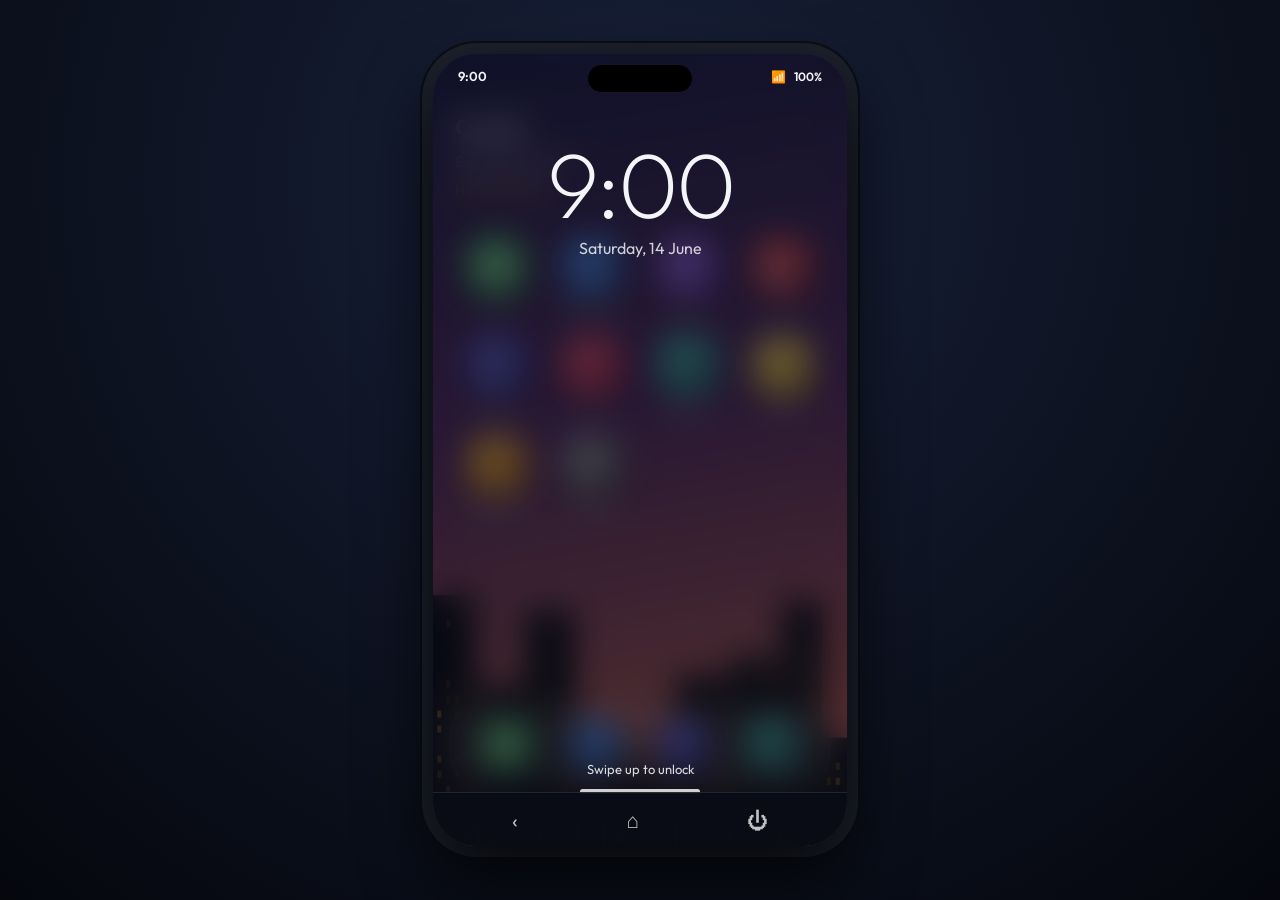
<file: index.html>
<!DOCTYPE html>
<html lang="en">
<head>
<meta charset="UTF-8">
<meta name="viewport" content="width=device-width,initial-scale=1,maximum-scale=1,user-scalable=no,viewport-fit=cover">
<meta name="theme-color" content="#0a0d16">
<title>LENA Mobile OS</title>
<style>
@import url('https://fonts.googleapis.com/css2?family=Outfit:wght@300;400;500;600;700&display=swap');
*{box-sizing:border-box;-webkit-tap-highlight-color:transparent}
:root{--accent:#ffb020;--ink:#0a0d16;--panel:#141a29;--panel2:#1b2336;--line:#ffffff1a;--text:#f4f5f8;--muted:#8d95aa;--r:44px}
html,body{margin:0;width:100%;height:100%;overflow:hidden;background:#05070d;color:var(--text);font-family:Outfit,-apple-system,BlinkMacSystemFont,'Segoe UI',sans-serif;user-select:none;-webkit-user-select:none}
button,input,textarea{font:inherit;color:inherit}
button{cursor:pointer;border:0;background:none}
.device{width:100%;height:100%;display:flex;align-items:center;justify-content:center;background:radial-gradient(circle at 50% 20%,#18213a,#05070d)}
#mobile{width:100%;height:100%;max-width:414px;max-height:896px;position:relative;overflow:hidden;background:#000;container-type:inline-size;--ico:min(58px,15cqw);--pad:min(18px,4.5cqw)}
@media(min-width:450px){#mobile{border-radius:var(--r);height:88vh;box-shadow:0 30px 70px #000c,0 0 0 11px #1c212d,0 0 0 13px #0b0e15}}
/* status bar */
.status{position:absolute;top:0;left:0;right:0;height:44px;display:flex;justify-content:space-between;align-items:center;padding:0 min(26px,6cqw);font-size:13px;font-weight:600;z-index:100;pointer-events:none}
.island{position:absolute;top:11px;left:50%;transform:translateX(-50%);width:min(104px,30cqw);height:27px;background:#000;border-radius:20px}
.status .r{display:flex;gap:8px;font-size:12px}
/* wallpaper */
#screen{position:absolute;inset:0;overflow:hidden;background:var(--ink)}
#wall{position:absolute;inset:0;background:var(--wall);transition:background .4s}
#sky{position:absolute;left:0;right:0;bottom:0;height:38%;pointer-events:none}
#sky svg{width:100%;height:100%;display:block}
#dim{position:absolute;inset:0;background:#000;opacity:0;pointer-events:none;z-index:120}
/* lock */
#lock{position:absolute;inset:0;z-index:50;display:flex;flex-direction:column;align-items:center;justify-content:space-between;padding:84px 24px 40px;background:rgba(6,8,20,.55);backdrop-filter:blur(16px) saturate(.8);-webkit-backdrop-filter:blur(16px) saturate(.8);transition:transform .45s cubic-bezier(.7,0,.3,1),opacity .3s}
#lock.gone{transform:translateY(-100%);opacity:0;pointer-events:none}
.lt{font-size:min(92px,24cqw);font-weight:200;letter-spacing:-3px;line-height:1}
.ld{font-size:16px;color:#ffffffcc;margin-top:8px;text-align:center}
#pinBox{display:none;width:100%;max-width:290px;background:#0b0f1bee;padding:22px;border-radius:24px;border:1px solid var(--line)}
#swipe{display:flex;flex-direction:column;align-items:center;gap:12px;font-size:13px;color:#ffffffd9;cursor:pointer;padding:12px;width:100%;touch-action:none}
.bar{width:120px;height:5px;border-radius:5px;background:#fffc}
/* pages */
.page{position:absolute;inset:0;display:none;overflow-y:auto;padding:54px var(--pad) 120px;background:#0a0d16f2;z-index:5;scrollbar-width:none}
.page::-webkit-scrollbar{display:none}
.page.active{display:block}
#home{background:transparent;z-index:4}
.top{display:flex;align-items:center;gap:12px;margin-bottom:18px}
.top h2{margin:0;font-size:24px;font-weight:600;flex:1}
.back{width:38px;height:38px;border-radius:12px;background:#ffffff14;font-size:24px;display:grid;place-items:center}
.sub{font-size:12px;color:var(--muted);margin-bottom:6px}
.small{font-size:13px;color:var(--muted);line-height:1.5;margin:4px 0}
input[type=text],input[type=password],input[type=search],textarea{width:100%;padding:13px 15px;border-radius:14px;border:1px solid var(--line);background:#ffffff0d;outline:none;font-size:15px;margin:6px 0;user-select:text;-webkit-user-select:text}
input:focus,textarea:focus{border-color:var(--accent)}
.btn{background:var(--accent);color:#14100a;padding:13px 18px;border-radius:14px;font-weight:600;font-size:15px}
.btn.alt{background:#ffffff14;color:var(--text)}
.btn.full{width:100%;margin-top:8px}
.btn:active{transform:scale(.97)}
.card{background:var(--panel);border:1px solid var(--line);border-radius:18px;padding:16px;margin:12px 0}
.card h3{margin:0 0 4px;font-size:16px;font-weight:600}
/* home */
.widget{margin:4px 0 4vh;padding:2px 4px}
.widget .big{font-size:min(34px,9cqw);font-weight:300;letter-spacing:-.5px;line-height:1}
.widget .day{font-size:15px;color:#ffffffcc;margin-top:4px}
.widget .hi{font-size:min(14px,4cqw);color:var(--accent);margin-top:10px;font-weight:500}
.grid{display:grid;grid-template-columns:repeat(4,minmax(0,1fr));gap:min(20px,3.5cqh) 1cqw}
.app{display:flex;flex-direction:column;align-items:center;gap:5px;min-width:0;max-width:100%;font-size:clamp(9px,2.7cqw,11px);font-weight:500;white-space:nowrap;overflow:hidden;text-overflow:ellipsis;text-shadow:0 1px 4px #0008}
.app:active{transform:scale(.93)}
.ico{width:var(--ico);height:var(--ico);border-radius:calc(var(--ico)*.29);display:grid;place-items:center;font-size:calc(var(--ico)*.46);flex-shrink:0;border:1px solid #ffffff2a;box-shadow:0 8px 18px #0006,inset 0 1px 0 #ffffff40}
.c1{background:linear-gradient(145deg,#34c759,#1f8a3a)}.c2{background:linear-gradient(145deg,#3b8cff,#1b4fb0)}.c3{background:linear-gradient(145deg,#a05cf0,#5c2cb8)}.c4{background:linear-gradient(145deg,#ff4545,#a5192a)}.c5{background:linear-gradient(145deg,#5e5ce6,#2f2c9c)}.c6{background:linear-gradient(145deg,#ff4d6d,#b5173b)}.c7{background:linear-gradient(145deg,#ffb020,#c26a00)}.c8{background:linear-gradient(145deg,#22d3b6,#0b6e74)}.c9{background:linear-gradient(145deg,#8e8e93,#48484c)}.c10{background:linear-gradient(145deg,#f7d046,#b88a00)}
.dock{position:absolute;bottom:64px;left:min(16px,4cqw);right:min(16px,4cqw);background:#ffffff1c;backdrop-filter:blur(22px);-webkit-backdrop-filter:blur(22px);border:1px solid #ffffff26;border-radius:28px;padding:min(11px,2.5cqw) min(14px,3cqw);display:flex;justify-content:space-around;z-index:6}
.dock .ico{width:calc(var(--ico)*.86);height:calc(var(--ico)*.86);font-size:calc(var(--ico)*.4);border-radius:calc(var(--ico)*.25)}
/* web app view */
#appView{position:absolute;inset:0;z-index:30;background:#0a0d16;display:none;flex-direction:column;padding:44px 0 54px}
#appView.active{display:flex}
.ah{height:50px;min-height:50px;display:flex;align-items:center;gap:10px;padding:0 14px;background:var(--panel);border-bottom:1px solid var(--line)}
.ah h3{margin:0;font-size:16px;font-weight:600;flex:1}
.ah button.i{width:34px;height:34px;border-radius:10px;background:#ffffff12;font-size:17px}
.fw{position:relative;flex:1;min-height:0}
.fw iframe{width:100%;height:100%;border:0;background:#fff}
.load{position:absolute;inset:0;display:grid;place-items:center;background:#0a0d16;color:var(--muted);font-size:14px;transition:opacity .3s}
.load.off{opacity:0;pointer-events:none}
/* nav */
#nav{position:absolute;bottom:0;left:0;right:0;height:54px;display:flex;justify-content:space-evenly;align-items:center;background:#0a0d16f5;border-top:1px solid var(--line);z-index:60}
#nav button{font-size:21px;padding:10px 30px;color:#ffffffc0}
#toast{position:absolute;z-index:110;bottom:74px;left:50%;transform:translateX(-50%);background:#232a3d;border:1px solid var(--line);padding:11px 18px;border-radius:16px;font-size:14px;max-width:88%;text-align:center;display:none;box-shadow:0 10px 30px #0009}
/* etube */
.yt-head{display:flex;align-items:center;gap:10px;margin-bottom:12px}
.yt-logo{display:flex;align-items:center;gap:6px;font-weight:700;font-size:21px;letter-spacing:-.5px;flex:1}
.yt-logo i{width:30px;height:21px;border-radius:6px;background:#ff0033;display:grid;place-items:center;font-style:normal;font-size:10px;color:#fff}
.vcard{margin:0 calc(var(--pad)*-1) 22px;cursor:pointer}
.vthumb{position:relative;aspect-ratio:16/9;background:linear-gradient(135deg,#2a3350,#141a29);overflow:hidden}
.vthumb img{width:100%;height:100%;object-fit:cover;display:block}
.vthumb .pl{position:absolute;right:10px;bottom:10px;background:#000b;border-radius:8px;padding:3px 9px;font-size:11px}
.vmeta{display:flex;gap:12px;padding:12px var(--pad) 0}
.av{width:38px;height:38px;border-radius:50%;background:var(--accent);color:#14100a;display:grid;place-items:center;font-weight:700;flex-shrink:0}
.vmeta b{display:block;font-size:15px;font-weight:500;line-height:1.3}
.vmeta span{font-size:12.5px;color:var(--muted);line-height:1.4;display:block;margin-top:3px}
#watch{display:none}
.player{margin:0 calc(var(--pad)*-1);aspect-ratio:16/9;background:#000}
.player iframe{width:100%;height:100%;border:0}
.wtitle{font-size:19px;font-weight:600;line-height:1.3;margin:14px 0 4px}
.wcap{font-size:14px;color:#cfd4e2;line-height:1.55;background:var(--panel);border-radius:14px;padding:12px 14px;margin:12px 0 20px}
.chan{display:flex;align-items:center;gap:10px;font-size:14px;font-weight:500}
/* music */
.track{display:flex;align-items:center;gap:12px;padding:12px;background:var(--panel);border:1px solid var(--line);border-radius:16px;margin:8px 0;cursor:pointer}
.track.on{border-color:var(--accent)}
.track .ico{width:44px;height:44px;font-size:19px;border-radius:13px;flex-shrink:0}
.track div.t{flex:1;min-width:0}.track b{display:block;font-weight:500;font-size:15px;white-space:nowrap;overflow:hidden;text-overflow:ellipsis}
.np{background:linear-gradient(140deg,#2a1f3d,#141a29);border:1px solid var(--line);border-radius:22px;padding:18px;margin-bottom:14px;text-align:center}
.disc{width:92px;height:92px;border-radius:50%;margin:0 auto 12px;background:conic-gradient(from 0deg,#222,#555,#222,#555,#222);display:grid;place-items:center;border:3px solid #0006}
.disc:after{content:'';width:26px;height:26px;border-radius:50%;background:var(--accent)}
.disc.spin{animation:spin 4s linear infinite}
@keyframes spin{to{transform:rotate(360deg)}}
input[type=range]{width:100%;accent-color:var(--accent);margin:8px 0}
.ctl{display:flex;justify-content:center;align-items:center;gap:22px}
.ctl button{font-size:24px;width:46px;height:46px;border-radius:50%;background:#ffffff14}
.ctl button.pp{width:58px;height:58px;background:var(--accent);color:#14100a;font-size:24px}
.times{display:flex;justify-content:space-between;font-size:12px;color:var(--muted)}
/* settings */
.row{display:flex;align-items:center;justify-content:space-between;gap:12px;padding:12px 0;border-bottom:1px solid var(--line)}
.row:last-child{border-bottom:0}
.row p{margin:2px 0 0;font-size:12px;color:var(--muted)}
.sw{appearance:none;-webkit-appearance:none;width:50px;height:30px;border-radius:30px;background:#ffffff2a;position:relative;transition:.2s;flex-shrink:0;cursor:pointer}
.sw:after{content:'';position:absolute;top:3px;left:3px;width:24px;height:24px;border-radius:50%;background:#fff;transition:.2s}
.sw:checked{background:var(--accent)}.sw:checked:after{left:23px}
.swatches{display:flex;gap:12px;margin-top:10px;flex-wrap:wrap}
.swatch{width:38px;height:38px;border-radius:50%;border:3px solid transparent;outline:1px solid var(--line)}
.swatch.on{border-color:#fff}
.walls{display:grid;grid-template-columns:repeat(4,1fr);gap:10px;margin-top:10px}
.wp{aspect-ratio:9/14;border-radius:12px;border:3px solid transparent;outline:1px solid var(--line)}
.wp.on{border-color:#fff}
/* calc */
.cd{width:100%;height:80px;text-align:right;font-size:34px;padding:16px;border-radius:18px;background:#0007;border:1px solid var(--line);margin:0}
.cg{display:grid;grid-template-columns:repeat(4,1fr);gap:9px;margin-top:12px}
.cg button{height:60px;border-radius:18px;background:#ffffff14;font-size:21px;font-weight:500}
.cg .op{background:#ffffff26}.cg .eq{background:var(--accent);color:#14100a}
textarea{min-height:300px;resize:none;line-height:1.6}
</style>
</head>
<body>
<div class="device"><div id="mobile">
  <div class="status"><span id="stTime">9:00</span><div class="island"></div><div class="r"><span id="stNet">5G</span><span>100%</span></div></div>

  <div id="screen">
    <div id="wall"></div>
    <div id="sky"></div>

    <section id="lock">
      <div style="text-align:center"><div class="lt" id="lockTime">9:00</div><div class="ld" id="lockDate"></div></div>
      <div id="pinBox">
        <div style="text-align:center;margin-bottom:8px;font-weight:600">Enter PIN</div>
        <input id="pinIn" type="password" inputmode="numeric" maxlength="12" placeholder="PIN">
        <button class="btn full" onclick="tryPin()">Unlock</button>
      </div>
      <div id="swipe" onclick="swipeUp()"><span id="swipeTxt">Swipe up to unlock</span><div class="bar"></div></div>
    </section>

    <section class="page active" id="home">
      <div class="widget"><div class="big" id="hTime">9:00</div><div class="day" id="hDate"></div><div class="hi" id="hHi"></div></div>
      <div class="grid" id="appGrid"></div>
      <div class="dock" id="dock"></div>
    </section>

    <section class="page" id="etube">
      <div id="listView">
        <div class="yt-head"><div class="yt-logo"><i>▶</i>eTube</div></div>
        <input type="search" id="vSearch" placeholder="Search videos" oninput="renderVideos()">
        <div id="videoList"></div>
      </div>
      <div id="watch">
        <div class="player" id="playerBox"></div>
        <div class="wtitle" id="wTitle"></div>
        <div class="chan"><div class="av" id="wAv"></div><span id="wChan"></span></div>
        <div class="wcap" id="wCap"></div>
        <div class="sub">Up next</div>
        <div id="upNext"></div>
      </div>
    </section>

    <section class="page" id="music">
      <div class="top"><button class="back" onclick="goBack()">‹</button><h2>Music</h2></div>
      <div class="np">
        <div class="disc" id="disc"></div>
        <b id="npTitle" style="font-size:17px;font-weight:600">Nothing playing</b>
        <div class="small" id="npArtist">Pick a song below</div>
        <input type="range" id="seek" min="0" max="100" value="0" step="0.1">
        <div class="times"><span id="tNow">0:00</span><span id="tAll">0:00</span></div>
        <div class="ctl"><button onclick="prevTrack()">⏮</button><button class="pp" id="ppBtn" onclick="togglePlay()">▶</button><button onclick="nextTrack()">⏭</button></div>
      </div>
      <input type="search" id="mSearch" placeholder="Search songs" oninput="renderMusic()">
      <div id="musicList"></div>
      <audio id="aud" preload="none"></audio>
    </section>

    <section class="page" id="notes">
      <div class="top"><button class="back" onclick="goBack()">‹</button><h2>Notes</h2></div>
      <textarea id="noteArea" placeholder="Write something..." oninput="saveNote()"></textarea>
      <p class="small">Saved automatically on this device.</p>
    </section>

    <section class="page" id="calc">
      <div class="top"><button class="back" onclick="goBack()">‹</button><h2>Calculator</h2></div>
      <input class="cd" id="cDisp" value="0" readonly>
      <div class="cg">
        <button onclick="cClear()">AC</button><button onclick="cDel()">⌫</button><button class="op" onclick="cAdd('%')">%</button><button class="op" onclick="cAdd('/')">÷</button>
        <button onclick="cAdd('7')">7</button><button onclick="cAdd('8')">8</button><button onclick="cAdd('9')">9</button><button class="op" onclick="cAdd('*')">×</button>
        <button onclick="cAdd('4')">4</button><button onclick="cAdd('5')">5</button><button onclick="cAdd('6')">6</button><button class="op" onclick="cAdd('-')">−</button>
        <button onclick="cAdd('1')">1</button><button onclick="cAdd('2')">2</button><button onclick="cAdd('3')">3</button><button class="op" onclick="cAdd('+')">+</button>
        <button onclick="cAdd('(')">(</button><button onclick="cAdd('0')">0</button><button onclick="cAdd('.')">.</button><button class="eq" onclick="cEq()">=</button>
      </div>
    </section>

    <section class="page" id="settings">
      <div class="top"><button class="back" onclick="goBack()">‹</button><h2>Settings</h2></div>

      <div class="card"><h3>Connectivity</h3>
        <label class="row"><div>Wi‑Fi<p>Needed for Browser, Call, Messenger and Games</p></div><input type="checkbox" class="sw" id="swWifi" onchange="setBool('wifi',this.checked)"></label>
        <label class="row"><div>Mobile data</div><input type="checkbox" class="sw" id="swData" onchange="setBool('data',this.checked)"></label>
        <label class="row"><div>Bluetooth</div><input type="checkbox" class="sw" id="swBt" onchange="setBool('bt',this.checked)"></label>
        <label class="row"><div>Airplane mode<p>Turns off all connections</p></div><input type="checkbox" class="sw" id="swAir" onchange="setBool('air',this.checked)"></label>
      </div>

      <div class="card"><h3>Display</h3>
        <div class="sub" style="margin-top:8px">Wallpaper</div><div class="walls" id="wallPick"></div>
        <div class="sub" style="margin-top:16px">Accent colour</div><div class="swatches" id="accPick"></div>
        <div class="row" style="margin-top:8px"><div style="flex:1">Brightness<input type="range" id="rgBright" min="25" max="100" oninput="setNum('bright',this.value)"></div></div>
      </div>

      <div class="card"><h3>Sound</h3>
        <div class="row"><div style="flex:1">Music volume<input type="range" id="rgVol" min="0" max="100" oninput="setNum('vol',this.value)"></div></div>
        <label class="row"><div>Notification sounds</div><input type="checkbox" class="sw" id="swSound" onchange="setBool('sound',this.checked)"></label>
        <label class="row"><div>Do not disturb<p>Hides pop-up messages</p></div><input type="checkbox" class="sw" id="swDnd" onchange="setBool('dnd',this.checked)"></label>
      </div>

      <div class="card"><h3>Device</h3>
        <input type="text" id="devName" maxlength="24" placeholder="Phone name">
        <button class="btn full" onclick="saveName()">Save name</button>
      </div>

      <div class="card"><h3>Screen lock</h3>
        <p class="small" id="pinState"></p>
        <input type="password" id="pin1" inputmode="numeric" maxlength="12" placeholder="New PIN (4–12 digits)">
        <input type="password" id="pin2" inputmode="numeric" maxlength="12" placeholder="Confirm PIN">
        <button class="btn full" onclick="savePin()">Set PIN</button>
        <button class="btn alt full" onclick="removePin()">Remove PIN</button>
        <button class="btn alt full" onclick="lockNow()">Lock now</button>
      </div>

      <div class="card"><h3>System</h3>
        <div class="row"><div>LENA OS</div><b>2.0</b></div>
        <div class="row"><div>Built for</div><b>MINEcity</b></div>
        <button class="btn alt full" onclick="clearNotes()">Clear notes</button>
        <button class="btn alt full" onclick="resetAll()">Reset settings</button>
      </div>
    </section>

    <!-- website app viewer -->
    <div id="appView">
      <div class="ah"><button class="i" onclick="closeApp()">‹</button><h3 id="avTitle">App</h3><button class="i" onclick="reloadApp()">↻</button></div>
      <div class="fw"><iframe id="avFrame" allow="camera; microphone; geolocation; autoplay; fullscreen; clipboard-read; clipboard-write; gamepad" referrerpolicy="strict-origin-when-cross-origin"></iframe><div class="load" id="avLoad">Loading…</div></div>
    </div>

    <nav id="nav"><button aria-label="Back" onclick="goBack()">‹</button><button aria-label="Home" onclick="goHome()">⌂</button><button aria-label="Lock" onclick="lockNow()">⏻</button></nav>
    <div id="toast"></div>
    <div id="dim"></div>
  </div>
</div></div>

<script>
/* =====================================================
   LENA MOBILE OS 2.0  –  DEVELOPER CONFIG
   Everything below is controlled only by you. Players cannot add apps, videos, songs or links.
   ===================================================== */

// Fixed clock (never changes)
const CLOCK = { time: '9:00', date: 'Saturday, 14 June' };

// App websites
const APPS = {
  call:      { name: 'Call',      icon: '☎', cls: 'c1', url: 'https://jijoy-jk-twork-ux.github.io/LENA/call.html',      check: true  },
  messenger: { name: 'Messenger', icon: '✉', cls: 'c2', url: 'https://jijoy-jk-twork-ux.github.io/LENA/messenger.html', check: true  },
  spymo:     { name: 'Spymo',     icon: 'S', cls: 'c3', url: 'https://qzr8n4xv1t6p.vercel.app/login.html',               check: false },
  browser:   { name: 'Browser',   icon: '◎', cls: 'c5', url: 'https://jijoy-jk-twork-ux.github.io/LENA/browser.html',    check: true  },
  games:     { name: 'Games',     icon: '🎮', cls: 'c8', url: 'https://jijoy-jk-twork-ux.github.io/LENA/games.html',      check: true  }
};

// eTube videos – add as many as you like. Use "id" OR a full YouTube "url".
const VIDEOS = [
  { title: 'Me at the zoo', caption: 'The very first video ever uploaded to YouTube. Replace this example with your MINEcity videos.', channel: 'MINEcity TV', id: 'jNQXAC9IVRw' }
  // { title: 'Video title', caption: 'Short description shown under the video.', channel: 'MINEcity TV', url: 'https://youtu.be/XXXXXXXXXXX' },
];

// Music – put direct mp3 links (for example from Cloudinary). Players search by title / artist.
const TRACKS = [
  { title: 'Sample Song One', artist: 'SoundHelix', url: 'https://www.soundhelix.com/examples/mp3/SoundHelix-Song-1.mp3' }
  // { title: 'Song title', artist: 'Artist', url: 'https://res.cloudinary.com/YOUR_CLOUD/video/upload/music.mp3' },
];

/* ===================================================== */

const $ = id => document.getElementById(id);
const esc = s => String(s).replace(/[&<>"']/g, c => ({'&':'&amp;','<':'&lt;','>':'&gt;','"':'&quot;',"'":'&#39;'}[c]));
const SKEY = 'lena_settings_v2', NKEY = 'lena_notes_v2';
const WALLS = {
  dusk:  'linear-gradient(170deg,#1b1f4a 0%,#5a2a64 45%,#d8643c 100%)',
  night: 'linear-gradient(180deg,#05070f 0%,#101b3a 100%)',
  moss:  'linear-gradient(170deg,#0c2a24 0%,#1d5a43 60%,#a3c76a 120%)',
  slate: 'linear-gradient(180deg,#20242e 0%,#3a4152 100%)'
};
const ACCENTS = ['#ffb020','#22d3b6','#ff5d73','#6aa8ff','#b48cff'];
const DEF = { name: 'LENA Pro', wall: 'dusk', accent: '#ffb020', bright: 100, vol: 80, wifi: true, data: true, bt: true, air: false, sound: true, dnd: false, pin: '' };
let S = loadS();
function loadS(){ try { return { ...DEF, ...JSON.parse(localStorage.getItem(SKEY) || '{}') }; } catch { return { ...DEF }; } }
function saveS(){ try { localStorage.setItem(SKEY, JSON.stringify(S)); } catch {} }

let page = 'home', hist = [], locked = true, tTimer;
function toast(m){ if (S.dnd && !/^(Incorrect|Enter|PIN)/.test(m) && false) return; const t = $('toast'); t.textContent = m; t.style.display = 'block'; clearTimeout(tTimer); tTimer = setTimeout(() => t.style.display = 'none', 2400); }
function online(){ return !S.air && (S.wifi || S.data); }

/* ---------- skyline ---------- */
function buildSky(){
  let seed = 11; const r = () => (seed = (seed * 9301 + 49297) % 233280) / 233280;
  let x = 0, out = '<svg viewBox="0 0 414 300" preserveAspectRatio="xMidYMax slice" xmlns="http://www.w3.org/2000/svg">';
  while (x < 414){
    const w = 24 + Math.floor(r() * 32), h = 70 + Math.floor(r() * 200);
    out += `<rect x="${x}" y="${300 - h}" width="${w}" height="${h}" fill="#090c15"/>`;
    for (let y = 300 - h + 10; y < 290; y += 15) for (let wx = x + 5; wx < x + w - 7; wx += 9) if (r() > .66) out += `<rect x="${wx}" y="${y}" width="4" height="7" fill="var(--accent)" opacity="${(.3 + r() * .7).toFixed(2)}"/>`;
    x += w + (r() > .55 ? 3 : 0);
  }
  $('sky').innerHTML = out + '</svg>';
}

/* ---------- applying settings ---------- */
function applySettings(){
  document.documentElement.style.setProperty('--accent', S.accent);
  document.documentElement.style.setProperty('--wall', WALLS[S.wall] || WALLS.dusk);
  $('dim').style.opacity = (1 - S.bright / 100) * .75;
  $('aud').volume = S.vol / 100;
  $('stNet').textContent = S.air ? '✈' : S.wifi ? '📶' : S.data ? '5G' : '✕';
  $('hHi').textContent = 'Hello, ' + S.name;
  $('pinState').textContent = S.pin ? 'Screen lock is on.' : 'No PIN set.';
  $('swWifi').checked = S.wifi; $('swData').checked = S.data; $('swBt').checked = S.bt; $('swAir').checked = S.air; $('swSound').checked = S.sound; $('swDnd').checked = S.dnd;
  $('rgBright').value = S.bright; $('rgVol').value = S.vol; $('devName').value = S.name;
  document.querySelectorAll('.wp').forEach(e => e.classList.toggle('on', e.dataset.k === S.wall));
  document.querySelectorAll('.swatch').forEach(e => e.classList.toggle('on', e.dataset.k === S.accent));
}
function setBool(k, v){
  S[k] = v;
  if (k === 'air' && v){ S.wifi = false; S.data = false; S.bt = false; }
  if (k === 'air' && !v){ S.wifi = true; S.data = true; }
  if ((k === 'wifi' || k === 'data') && v && S.air) S.air = false;
  saveS(); applySettings();
}
function setNum(k, v){ S[k] = +v; saveS(); applySettings(); }
function saveName(){ const n = $('devName').value.trim(); if (!n) return toast('Enter a phone name.'); S.name = n; saveS(); applySettings(); toast('Phone name saved.'); }
function savePin(){ const a = $('pin1').value.trim(), b = $('pin2').value.trim(); if (!/^\d{4,12}$/.test(a)) return toast('PIN must be 4–12 digits.'); if (a !== b) return toast('PINs do not match.'); S.pin = a; $('pin1').value = $('pin2').value = ''; saveS(); applySettings(); toast('PIN saved.'); }
function removePin(){ if (!S.pin) return toast('No PIN set.'); S.pin = ''; saveS(); applySettings(); toast('PIN removed.'); }
function clearNotes(){ try { localStorage.removeItem(NKEY); } catch {} $('noteArea').value = ''; toast('Notes cleared.'); }
function resetAll(){ S = { ...DEF }; saveS(); applySettings(); toast('Settings reset.'); }

function buildPickers(){
  $('wallPick').innerHTML = Object.keys(WALLS).map(k => `<button class="wp" data-k="${k}" style="background:${WALLS[k]}" aria-label="${k}"></button>`).join('');
  $('accPick').innerHTML = ACCENTS.map(c => `<button class="swatch" data-k="${c}" style="background:${c}" aria-label="Accent ${c}"></button>`).join('');
  $('wallPick').onclick = e => { const b = e.target.closest('.wp'); if (b){ S.wall = b.dataset.k; saveS(); applySettings(); } };
  $('accPick').onclick = e => { const b = e.target.closest('.swatch'); if (b){ S.accent = b.dataset.k; saveS(); applySettings(); } };
}

/* ---------- navigation ---------- */
function showPage(id, remember = true){
  if (remember && page !== id) hist.push(page);
  document.querySelectorAll('.page').forEach(p => p.classList.remove('active'));
  $(id).classList.add('active'); page = id;
  $(id).scrollTop = 0;
  if (id === 'etube') closeWatch(); if (id === 'etube') renderVideos();
  if (id === 'music') renderMusic();
}
function openPage(id){ showPage(id); }
function goHome(){ closeApp(); hist = []; showPage('home', false); }
function goBack(){
  if ($('appView').classList.contains('active')) return closeApp();
  if (page === 'etube' && $('watch').style.display === 'block') return closeWatch();
  if (hist.length) showPage(hist.pop(), false); else goHome();
}

/* ---------- website apps ---------- */
let curApp = null;
async function openApp(key){
  const a = APPS[key];
  if (!online()) return toast('No connection. Turn on Wi‑Fi in Settings.');
  if (a.check){
    try { const r = await fetch(a.url, { cache: 'no-store' }); if (!r.ok) throw 0; }
    catch { return toast(a.name + ' is coming soon.'); }
  }
  curApp = key;
  $('avTitle').textContent = a.name;
  $('avLoad').classList.remove('off');
  $('avFrame').onload = () => $('avLoad').classList.add('off');
  $('avFrame').src = a.url;
  $('appView').classList.add('active');
}
function closeApp(){ $('appView').classList.remove('active'); $('avFrame').src = 'about:blank'; curApp = null; }
function reloadApp(){ if (!curApp) return; $('avLoad').classList.remove('off'); $('avFrame').src = APPS[curApp].url; }

/* ---------- home ---------- */
const HOME = [
  ['app','call'],['app','messenger'],['app','spymo'],['page','etube','▶','eTube','c4'],
  ['app','browser'],['page','music','♫','Music','c6'],['app','games'],['page','notes','✎','Notes','c10'],
  ['page','calc','＋','Calculator','c7'],['page','settings','⚙','Settings','c9']
];
function tile(h, small){
  const [kind, id, ic, nm, cl] = h;
  const icon = kind === 'app' ? APPS[id].icon : ic, name = kind === 'app' ? APPS[id].name : nm, cls = kind === 'app' ? APPS[id].cls : cl;
  return `<button class="app" onclick="${kind === 'app' ? `openApp('${id}')` : `openPage('${id}')`}"><span class="ico ${cls}">${icon}</span>${small ? '' : name}</button>`;
}
function buildHome(){
  $('appGrid').innerHTML = HOME.map(h => tile(h)).join('');
  $('dock').innerHTML = [['app','call'],['app','messenger'],['app','browser'],['app','games']].map(h => tile(h, true)).join('');
}

/* ---------- lock ---------- */
function lockNow(){
  closeApp(); locked = true; $('lock').classList.remove('gone'); $('pinBox').style.display = 'none'; $('swipe').style.display = 'flex'; $('pinIn').value = '';
  $('swipeTxt').textContent = S.pin ? 'Swipe up to enter PIN' : 'Swipe up to unlock';
}
function unlock(){ locked = false; $('lock').classList.add('gone'); goHome(); }
function swipeUp(){ if (!locked) return; if (S.pin){ $('pinBox').style.display = 'block'; $('swipe').style.display = 'none'; $('pinIn').focus(); } else unlock(); }
function tryPin(){ if ($('pinIn').value.trim() === S.pin && S.pin) unlock(); else { toast('Incorrect PIN'); $('pinIn').value = ''; } }
(function(){
  const l = $('lock'); let y0 = null;
  l.addEventListener('touchstart', e => y0 = e.touches[0].clientY, { passive: true });
  l.addEventListener('touchend', e => { if (y0 !== null && y0 - e.changedTouches[0].clientY > 35) swipeUp(); y0 = null; }, { passive: true });
  l.addEventListener('mousedown', e => y0 = e.clientY);
  l.addEventListener('mouseup', e => { if (y0 !== null && y0 - e.clientY > 35) swipeUp(); y0 = null; });
})();

/* ---------- eTube ---------- */
function ytId(v){
  if (!v) return null;
  if (/^[\w-]{11}$/.test(v)) return v;
  try {
    const u = new URL(v);
    if (u.hostname === 'youtu.be') return u.pathname.slice(1, 12);
    if (u.hostname.endsWith('youtube.com')){
      if (u.pathname === '/watch') return u.searchParams.get('v');
      const p = u.pathname.split('/'); if (['embed','shorts','live'].includes(p[1])) return p[2];
    }
  } catch {}
  return null;
}
const VID = VIDEOS.map(v => ({ title: v.title || 'Untitled', caption: v.caption || '', channel: v.channel || 'MINEcity TV', id: ytId(v.id || v.url) })).filter(v => v.id);
function renderVideos(){
  const q = ($('vSearch').value || '').toLowerCase().trim();
  const list = VID.map((v, i) => ({ v, i })).filter(({ v }) => (v.title + ' ' + v.caption + ' ' + v.channel).toLowerCase().includes(q));
  $('videoList').innerHTML = list.length ? list.map(({ v, i }) =>
    `<div class="vcard" onclick="playVideo(${i})"><div class="vthumb"><img loading="lazy" src="https://img.youtube.com/vi/${esc(v.id)}/hqdefault.jpg" alt="" onerror="this.remove()"><span class="pl">▶ Watch</span></div><div class="vmeta"><div class="av">${esc(v.channel[0].toUpperCase())}</div><div><b>${esc(v.title)}</b><span>${esc(v.channel)}${v.caption ? ' • ' + esc(v.caption) : ''}</span></div></div></div>`).join('')
    : `<div class="card small">${VID.length ? 'No videos match your search.' : 'No videos yet. New videos will show up here.'}</div>`;
}
function playVideo(i){
  const v = VID[i]; if (!v) return;
  if (!online()) return toast('No connection. Turn on Wi‑Fi in Settings.');
  $('listView').style.display = 'none'; $('watch').style.display = 'block';
  $('playerBox').innerHTML = `<iframe src="https://www.youtube-nocookie.com/embed/${encodeURIComponent(v.id)}?rel=0&playsinline=1&autoplay=1" title="${esc(v.title)}" allow="accelerometer; autoplay; encrypted-media; gyroscope; picture-in-picture; fullscreen" allowfullscreen></iframe>`;
  $('wTitle').textContent = v.title; $('wChan').textContent = v.channel; $('wAv').textContent = v.channel[0].toUpperCase(); $('wCap').textContent = v.caption || 'No description.';
  $('wCap').style.display = v.caption ? 'block' : 'none';
  $('upNext').innerHTML = VID.map((x, j) => ({ x, j })).filter(o => o.j !== i).map(({ x, j }) =>
    `<div class="vcard" onclick="playVideo(${j})"><div class="vthumb"><img loading="lazy" src="https://img.youtube.com/vi/${esc(x.id)}/hqdefault.jpg" alt="" onerror="this.remove()"></div><div class="vmeta"><div class="av">${esc(x.channel[0].toUpperCase())}</div><div><b>${esc(x.title)}</b><span>${esc(x.channel)}</span></div></div></div>`).join('') || '<p class="small">No other videos.</p>';
  $('etube').scrollTop = 0;
}
function closeWatch(){ $('playerBox').innerHTML = ''; $('watch').style.display = 'none'; $('listView').style.display = 'block'; }

/* ---------- music ---------- */
const aud = $('aud'); let cur = -1;
const fmt = s => isFinite(s) ? Math.floor(s / 60) + ':' + String(Math.floor(s % 60)).padStart(2, '0') : '0:00';
function renderMusic(){
  const q = ($('mSearch').value || '').toLowerCase().trim();
  const list = TRACKS.map((t, i) => ({ t, i })).filter(({ t }) => (t.title + ' ' + (t.artist || '')).toLowerCase().includes(q));
  $('musicList').innerHTML = list.length ? list.map(({ t, i }) =>
    `<div class="track ${i === cur ? 'on' : ''}" onclick="playTrack(${i})"><span class="ico c6">♫</span><div class="t"><b>${esc(t.title)}</b><div class="small" style="margin:0">${esc(t.artist || 'Unknown artist')}</div></div><span>${i === cur && !aud.paused ? '❚❚' : '▶'}</span></div>`).join('')
    : `<div class="card small">${TRACKS.length ? 'No song found for “' + esc(q) + '”.' : 'No songs yet.'}</div>`;
}
function playTrack(i){
  const t = TRACKS[i]; if (!t) return;
  if (!online()) return toast('No connection. Turn on Wi‑Fi in Settings.');
  if (cur === i){ return togglePlay(); }
  cur = i; aud.src = t.url; aud.play().catch(() => toast('Could not play this song.'));
  $('npTitle').textContent = t.title; $('npArtist').textContent = t.artist || 'Unknown artist'; renderMusic();
}
function togglePlay(){ if (cur < 0){ if (TRACKS.length) playTrack(0); return; } aud.paused ? aud.play().catch(() => toast('Could not play this song.')) : aud.pause(); }
function nextTrack(){ if (!TRACKS.length) return; cur = -1; playTrack(((cur < 0 ? lastIdx : cur) + 1) % TRACKS.length); }
function prevTrack(){ if (!TRACKS.length) return; cur = -1; playTrack(((lastIdx) - 1 + TRACKS.length) % TRACKS.length); }
let lastIdx = 0;
const _pt = playTrack; playTrack = function(i){ lastIdx = i; _pt(i); };
aud.addEventListener('play', () => { $('ppBtn').textContent = '❚❚'; $('disc').classList.add('spin'); renderMusic(); });
aud.addEventListener('pause', () => { $('ppBtn').textContent = '▶'; $('disc').classList.remove('spin'); renderMusic(); });
aud.addEventListener('ended', nextTrack);
aud.addEventListener('error', () => { if (aud.src) toast('Audio link not working.'); });
aud.addEventListener('timeupdate', () => { if (aud.duration) $('seek').value = aud.currentTime / aud.duration * 100; $('tNow').textContent = fmt(aud.currentTime); $('tAll').textContent = fmt(aud.duration); });
$('seek').addEventListener('input', e => { if (aud.duration) aud.currentTime = aud.duration * e.target.value / 100; });

/* ---------- notes ---------- */
function saveNote(){ try { localStorage.setItem(NKEY, $('noteArea').value); } catch {} }

/* ---------- calculator ---------- */
let ce = '';
function cShow(){ $('cDisp').value = ce || '0'; }
function cAdd(v){ if (ce === 'Error') ce = ''; ce += v; cShow(); }
function cClear(){ ce = ''; cShow(); }
function cDel(){ ce = ce.slice(0, -1); cShow(); }
function cEq(){
  try {
    if (!ce || !/^[0-9+\-*/%.() ]+$/.test(ce)) throw 0;
    const r = Function('"use strict";return (' + ce + ')')();
    if (!Number.isFinite(r)) throw 0;
    ce = String(Number(r.toPrecision(12))); cShow();
  } catch { ce = ''; $('cDisp').value = 'Error'; }
}

/* ---------- init ---------- */
function init(){
  $('stTime').textContent = $('lockTime').textContent = $('hTime').textContent = CLOCK.time;
  $('lockDate').textContent = $('hDate').textContent = CLOCK.date;
  buildSky(); buildPickers(); buildHome(); applySettings();
  try { $('noteArea').value = localStorage.getItem(NKEY) || ''; } catch {}
  lockNow();
}
init();
</script>
</body>
</html>
</file>
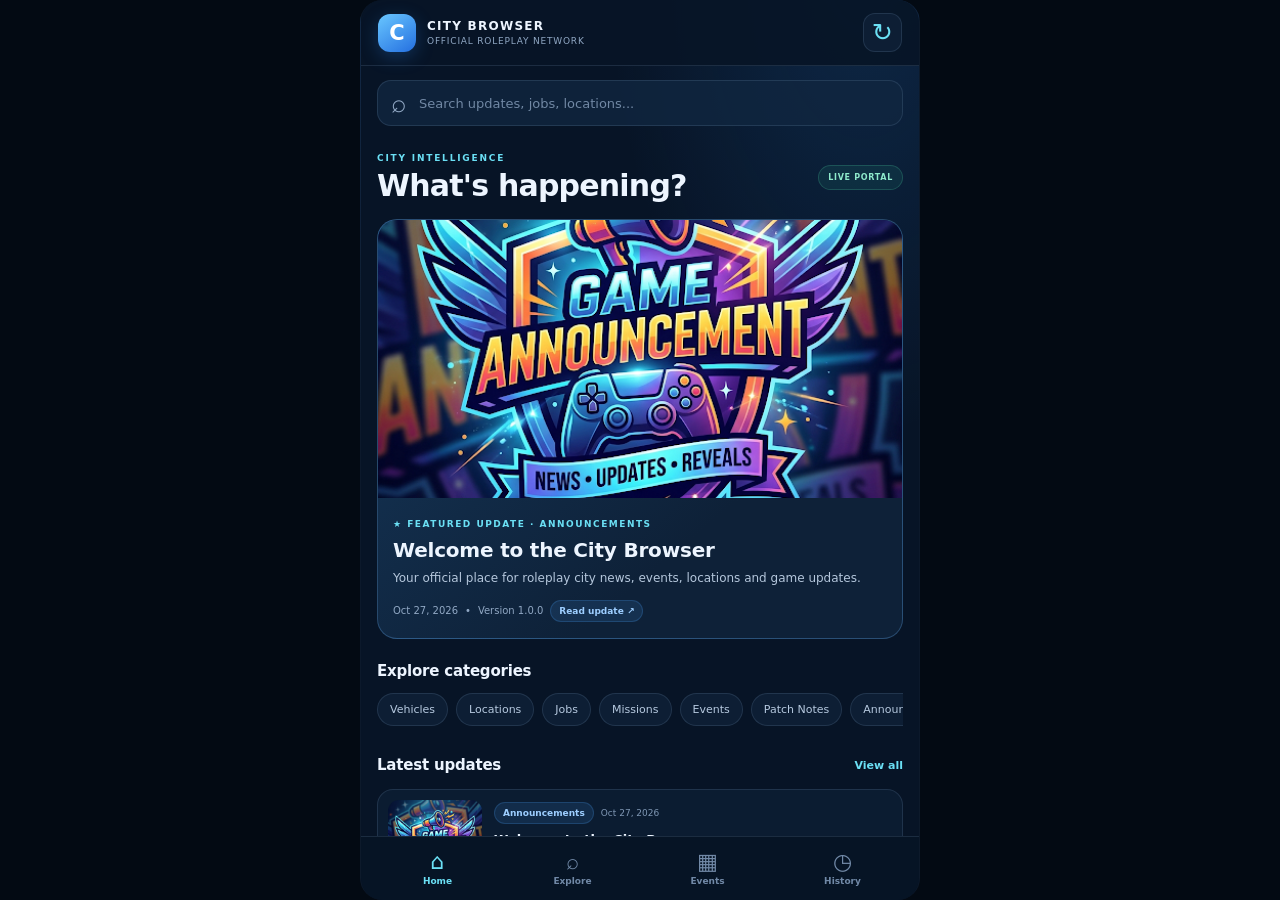
<file: browser.html>
<!doctype html>
<html lang="en">
<head>
  <meta charset="utf-8">
  <meta name="viewport" content="width=device-width, initial-scale=1, viewport-fit=cover">
  <meta name="theme-color" content="#071426">
  <title>City Browser</title>
  <link rel="stylesheet" href="browser.css">
</head>
<body>
  <div class="app-shell">
    <header class="topbar">
      <div class="brand">
        <div class="brand-mark">C</div>
        <div class="brand-copy">
          <strong id="site-title">CITY BROWSER</strong>
          <span>OFFICIAL ROLEPLAY NETWORK</span>
        </div>
      </div>
      <button class="icon-button" id="refresh-btn" aria-label="Refresh updates" title="Refresh updates">↻</button>
    </header>

    <main id="main-content">
      <section class="search-wrap" aria-label="Search updates">
        <div class="search-box">
          <span aria-hidden="true">⌕</span>
          <input id="search-input" type="search" placeholder="Search updates, jobs, locations..." autocomplete="off">
          <button id="clear-search" aria-label="Clear search" hidden>×</button>
        </div>
      </section>

      <section id="home-view" class="view active">
        <div class="section-heading">
          <div>
            <p class="eyebrow">CITY INTELLIGENCE</p>
            <h1>What's happening?</h1>
          </div>
          <span class="live-dot">LIVE PORTAL</span>
        </div>

        <div id="featured-container"></div>

        <div class="section-row">
          <h2>Explore categories</h2>
        </div>
        <div class="category-strip" id="category-strip"></div>

        <div class="section-row">
          <h2>Latest updates</h2>
          <button class="text-button" data-nav="explore">View all</button>
        </div>
        <div id="latest-list" class="card-list"></div>
      </section>

      <section id="explore-view" class="view">
        <div class="section-heading compact">
          <div>
            <p class="eyebrow">DISCOVER</p>
            <h1>Explore updates</h1>
          </div>
        </div>
        <div id="filter-list" class="filter-list"></div>
        <p id="results-label" class="results-label"></p>
        <div id="search-results" class="card-list"></div>
      </section>

      <section id="events-view" class="view">
        <div class="section-heading compact">
          <div>
            <p class="eyebrow">CITY CALENDAR</p>
            <h1>Events & notices</h1>
          </div>
        </div>
        <div id="events-list" class="card-list"></div>
      </section>

      <section id="history-view" class="view">
        <div class="section-heading compact">
          <div>
            <p class="eyebrow">RELEASE ARCHIVE</p>
            <h1>Version history</h1>
          </div>
        </div>
        <div id="version-list" class="version-list"></div>
      </section>

      <section id="detail-view" class="view">
        <button class="back-button" id="back-from-detail">← Back</button>
        <article id="detail-content"></article>
      </section>

      <section id="empty-view" class="view">
        <div class="empty-state">
          <div class="empty-icon">⌕</div>
          <h2>No updates found</h2>
          <p>Try another search term or choose a different category.</p>
          <button class="primary-button" id="reset-search">Clear search</button>
        </div>
      </section>
    </main>

    <nav class="bottom-nav" aria-label="Main navigation">
      <button class="nav-item active" data-nav="home"><span>⌂</span><small>Home</small></button>
      <button class="nav-item" data-nav="explore"><span>⌕</span><small>Explore</small></button>
      <button class="nav-item" data-nav="events"><span>▦</span><small>Events</small></button>
      <button class="nav-item" data-nav="history"><span>◷</span><small>History</small></button>
    </nav>
    <div id="toast" class="toast" role="status" aria-live="polite"></div>
  </div>
  <script src="data/updates.js"></script>
  <script src="browser.js"></script>
</body>
</html>
</file>
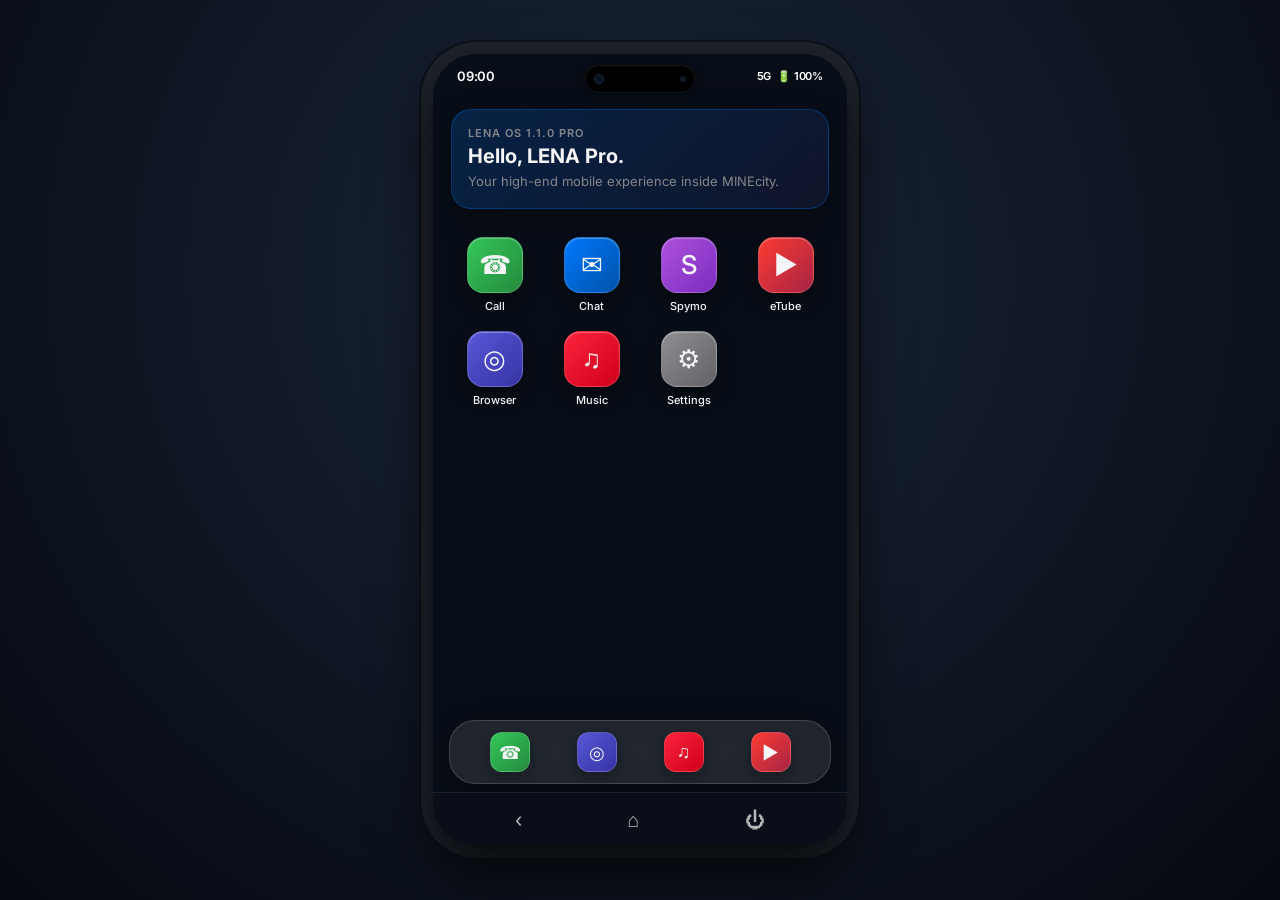
<file: mobile2.html>
<!DOCTYPE html>
<html lang="en">
<head>
<meta charset="UTF-8">
<meta name="viewport" content="width=device-width,initial-scale=1,maximum-scale=1,user-scalable=no,viewport-fit=cover">
<title>LENA Mobile OS - Pro</title>
<style>
@import url('https://fonts.googleapis.com/css2?family=Inter:wght@300;400;500;600;700&display=swap');

*{box-sizing:border-box; -webkit-tap-highlight-color:transparent;}
:root{
  --accent: #007aff;
  --accent-glow: rgba(0, 122, 255, 0.4);
  --bg-dark: #000000;
  --surface: rgba(25, 25, 30, 0.75);
  --surface-solid: #1c1c1e;
  --text-main: #f5f5f7;
  --text-muted: #86868b;
  --radius-screen: 44px;
}

html,body{
  margin:0;
  width:100%;
  height:100%;
  overflow:hidden;
  background: #0b0f19;
  color:var(--text-main);
  font-family:'Inter', -apple-system, BlinkMacSystemFont, sans-serif;
  user-select:none;
}

button,input{font:inherit;}
button{cursor:pointer;color:inherit;border:none;background:none;}

/* Realistic Phone Enclosure Frame */
.device-wrapper {
  width:100%;
  height:100%;
  display:flex;
  align-items:center;
  justify-content:center;
  background: radial-gradient(circle at 50% 30%, #1a2639 0%, #060911 100%);
}

#mobile {
  width:100%;
  max-width: 414px;
  height:100%;
  max-height: 896px;
  position:relative;
  overflow:hidden;
  background: #000;
  box-shadow: 0 25px 60px rgba(0,0,0,0.8), 0 0 0 12px #1f242d, 0 0 0 14px #0d1017, inset 0 0 0 2px rgba(255,255,255,0.15);
}

@media(min-width: 450px) {
  #mobile {
    border-radius: var(--radius-screen);
    height: 88vh;
  }
}

/* Status Bar */
.status-bar {
  position: absolute;
  top: 0;
  left: 0;
  right: 0;
  height: 44px;
  display: flex;
  justify-content: space-between;
  align-items: center;
  padding: 0 24px;
  font-size: 13px;
  font-weight: 600;
  z-index: 100;
  color: #fff;
  letter-spacing: -0.2px;
}

.status-bar .right-icons {
  display: flex;
  align-items: center;
  gap: 6px;
  font-size: 11px;
}

/* Dynamic Island / Notch */
.dynamic-island {
  position: absolute;
  top: 11px;
  left: 50%;
  transform: translateX(-50%);
  width: 110px;
  height: 28px;
  background: #000;
  border-radius: 20px;
  z-index: 101;
  display: flex;
  align-items: center;
  justify-content: space-between;
  padding: 0 8px;
  box-shadow: 0 2px 10px rgba(0,0,0,0.5);
  border: 1px solid rgba(255,255,255,0.08);
}
.camera-dot {
  width: 10px;
  height: 10px;
  background: #08111e;
  border-radius: 50%;
  border: 1px solid #1a2b48;
}
.sensor-dot {
  width: 6px;
  height: 6px;
  background: #0d1b2a;
  border-radius: 50%;
}

#screen{
  position:absolute;
  inset:0;
  overflow:hidden;
  background: #07111f;
}
#screen::after {
  content:'';
  position: absolute;
  inset:0;
  background: linear-gradient(180deg, rgba(0,0,0,0.3) 0%, rgba(5,10,20,0.6) 100%);
  pointer-events: none;
}

.page{
  position:absolute;
  inset:0;
  display:none;
  overflow-y:auto;
  padding: 50px 18px 110px;
  scrollbar-width:none;
  z-index: 5;
  backdrop-filter: blur(20px);
  -webkit-backdrop-filter: blur(20px);
  background: rgba(10, 15, 25, 0.75);
  animation: fadeIn 0.3s cubic-bezier(0.16, 1, 0.3, 1);
}
.page::-webkit-scrollbar{display:none}
.page.active{display:block}

/* Fullscreen App Pages (Spymo & Browser full overlay) */
.fullscreen-app {
  position: absolute;
  inset: 0;
  background: #07111f;
  z-index: 25;
  display: none;
  flex-direction: column;
  padding: 44px 0 54px;
}
.fullscreen-app.active {
  display: flex;
}
.app-header {
  height: 50px;
  display: flex;
  align-items: center;
  padding: 0 16px;
  gap: 12px;
  background: rgba(16, 30, 49, 0.95);
  border-bottom: 1px solid rgba(255,255,255,0.1);
}
.app-header h3 {
  margin: 0;
  font-size: 16px;
  flex: 1;
}
.full-iframe {
  flex: 1;
  width: 100%;
  border: none;
  background: #ffffff;
}

@keyframes fadeIn {
  from { opacity: 0; transform: scale(0.97); }
  to { opacity: 1; transform: scale(1); }
}

/* Lock Screen - Solid Premium Gradient */
#lock{
  position:absolute;
  inset:0;
  z-index:30;
  display:flex;
  flex-direction:column;
  align-items:center;
  justify-content:space-between;
  padding: 70px 24px 50px;
  background: linear-gradient(145deg, #091322 0%, #03060c 100%);
  transition: transform .4s cubic-bezier(0.77, 0, 0.175, 1), opacity .3s;
}
#lock.gone{transform:translateY(-100%);opacity:0;pointer-events:none}

.lock-clock-container {
  text-align: center;
  margin-top: 10px;
}
.lock-time {
  font-size: 72px;
  font-weight: 300;
  letter-spacing: -2px;
  color: #fff;
  text-shadow: 0 4px 20px rgba(0,0,0,0.5);
}
.lock-date {
  font-size: 15px;
  font-weight: 500;
  color: rgba(255,255,255,0.7);
  margin-top: 6px;
}

#pinBox{
  display:none;
  width:100%;
  max-width:280px;
  background: rgba(25, 30, 45, 0.95);
  padding: 24px;
  border-radius: 24px;
  border: 1px solid rgba(255,255,255,0.15);
  backdrop-filter: blur(20px);
  box-shadow: 0 20px 40px rgba(0,0,0,0.8);
  animation: popIn 0.3s cubic-bezier(0.175, 0.885, 0.32, 1.275);
}
@keyframes popIn {
  from { transform: scale(0.9); opacity: 0; }
  to { transform: scale(1); opacity: 1; }
}

#swipeArea{
  display:flex;
  flex-direction:column;
  align-items:center;
  gap:14px;
  font-size:12px;
  color:rgba(255,255,255,0.85);
  letter-spacing:1.5px;
  text-transform: uppercase;
  font-weight: 600;
  cursor: pointer;
  padding: 15px;
  width: 100%;
  touch-action: none;
}
.swipebar{height:5px;width:120px;border-radius:10px;background:rgba(255,255,255,0.7);box-shadow: 0 0 10px rgba(255,255,255,0.4);}

input{
  width:100%;
  padding:14px 16px;
  border-radius:14px;
  border:1px solid rgba(255,255,255,0.15);
  background:rgba(0,0,0,0.4);
  color:white;
  outline:none;
  margin:10px 0;
  font-size:15px;
  transition: all 0.2s;
}
input:focus {
  border-color: var(--accent);
  box-shadow: 0 0 0 3px var(--accent-glow);
}

.btn{
  border:0;
  background:var(--accent);
  padding:14px 20px;
  border-radius:14px;
  font-weight:600;
  color:white;
  font-size:15px;
  transition: all 0.2s;
  box-shadow: 0 4px 15px rgba(0,122,255,0.3);
}
.btn:active { transform: scale(0.96); }
.btn.secondary{background:rgba(255,255,255,0.1); box-shadow: none;}
.btn.secondary:hover { background: rgba(255,255,255,0.15); }
.full{width:100%;margin-top:10px}

.top{display:flex;align-items:center;gap:14px;margin-bottom:24px}
.top h2{font-size:22px;margin:0;flex:1;font-weight:700;letter-spacing:-0.5px;}
.back{
  background:rgba(255,255,255,0.1);
  border:0;
  border-radius:12px;
  width:38px;
  height:38px;
  display:grid;
  place-items:center;
  font-size:20px;
  transition: background 0.2s;
}
.back:hover { background: rgba(255,255,255,0.2); }

.sub{font-size:11px;color:var(--text-muted);text-transform:uppercase;letter-spacing:1px;font-weight:600;}

/* Home Grid & App Icons */
.home-header {
  padding: 5px 0 10px;
}
.grid{
  display:grid;
  grid-template-columns:repeat(4,minmax(0,1fr));
  gap:16px 10px;
  margin-top:5px;
  padding-bottom: 20px;
}

.appicon{
  min-width:0;
  display:flex;
  flex-direction:column;
  align-items:center;
  gap:6px;
  background:none;
  border:0;
  font-size:11px;
  font-weight:500;
  color: var(--text-main);
  transition: transform 0.2s;
}
.appicon:active { transform: scale(0.92); }

.iconbox{
  width:56px;
  height:56px;
  border-radius:16px;
  display:grid;
  place-items:center;
  font-size:26px;
  background:linear-gradient(145deg,#2c3e50,#1a252f);
  border:1px solid rgba(255,255,255,0.15);
  box-shadow: 0 8px 20px rgba(0,0,0,0.4), inset 0 1px 1px rgba(255,255,255,0.3);
}

.blue{background:linear-gradient(135deg,#007aff,#0051a8)}
.green{background:linear-gradient(135deg,#34c759,#248a3d)}
.purple{background:linear-gradient(135deg,#af52de,#7b2cbf)}
.orange{background:linear-gradient(135deg,#ff9500,#cc7500)}
.red{background:linear-gradient(135deg,#ff3b30,#a52446)}
.musicIcon{background:linear-gradient(135deg,#fa233b,#d0001b)}
.browserIcon{background:linear-gradient(135deg,#5856d6,#3634a3)}

.hero{
  border:1px solid rgba(255,255,255,0.1);
  border-radius:20px;
  padding:16px;
  background:linear-gradient(135deg, rgba(255,255,255,0.08), rgba(255,255,255,0.02));
  backdrop-filter: blur(10px);
  box-shadow: 0 10px 30px rgba(0,0,0,0.3);
  margin-bottom: 12px;
}
.hero h3{margin:0 0 4px; font-size:20px; font-weight:700;}

.card{
  background: rgba(28, 28, 30, 0.7);
  border:1px solid rgba(255,255,255,0.08);
  padding:16px;
  border-radius:18px;
  margin:12px 0;
  backdrop-filter: blur(15px);
  box-shadow: 0 8px 25px rgba(0,0,0,0.3);
}

.rowitem{display:flex;align-items:center;gap:14px}
.rowitem>div:first-child{flex:1;min-width:0}
.rowitem p{margin:4px 0;color:var(--text-muted);font-size:13px}
.small{font-size:13px;color:var(--text-muted);line-height:1.5}

/* Dock at bottom of home screen - Pushed up above Nav Bar */
.home-dock {
  position: absolute;
  bottom: 62px;
  left: 16px;
  right: 16px;
  background: rgba(255, 255, 255, 0.1);
  backdrop-filter: blur(25px);
  -webkit-backdrop-filter: blur(25px);
  border: 1px solid rgba(255, 255, 255, 0.15);
  border-radius: 26px;
  padding: 10px 16px;
  display: flex;
  justify-content: space-around;
  align-items: center;
  z-index: 10;
  box-shadow: 0 10px 30px rgba(0,0,0,0.4);
}
.home-dock .iconbox {
  width: 44px;
  height: 44px;
  border-radius: 12px;
  font-size: 18px;
  box-shadow: 0 5px 15px rgba(0,0,0,0.3);
}

/* Navigation Bar */
#nav{
  position:absolute;
  bottom:0;
  left:0;
  right:0;
  height:54px;
  display:flex;
  align-items:center;
  justify-content:space-evenly;
  background: rgba(10, 15, 25, 0.95);
  backdrop-filter: blur(20px);
  border-top:1px solid rgba(255,255,255,0.08);
  z-index:40;
  padding-bottom:env(safe-area-inset-bottom);
}
#nav button{
  background:none;
  border:0;
  font-size:20px;
  padding:10px 24px;
  color: rgba(255,255,255,0.7);
  transition: color 0.2s;
}
#nav button:hover { color: #fff; }

#toast{
  position:absolute;
  z-index:100;
  bottom:80px;
  left:50%;
  transform:translateX(-50%);
  background: rgba(40, 40, 45, 0.95);
  color: #fff;
  padding: 12px 20px;
  border-radius: 16px;
  font-size: 14px;
  font-weight: 500;
  max-width: 90%;
  text-align:center;
  display:none;
  box-shadow: 0 10px 30px rgba(0,0,0,0.6);
  border: 1px solid rgba(255,255,255,0.15);
  backdrop-filter: blur(10px);
  animation: toastPop 0.25s cubic-bezier(0.175, 0.885, 0.32, 1.275);
}
@keyframes toastPop {
  from { opacity: 0; transform: translate(-50%, 20px); }
  to { opacity: 1; transform: translate(-50%, 0); }
}

.videoFrame{width:100%;aspect-ratio:16/9;border:0;border-radius:14px;box-shadow: 0 8px 20px rgba(0,0,0,0.4);}
audio{width:100%;margin-top:14px;accent-color: var(--accent);}
</style>
</head>
<body>
<div class="device-wrapper">
<div id="mobile">
  <!-- Status Bar & Dynamic Island -->
  <div class="status-bar">
    <span>09:00</span>
    <div class="dynamic-island">
      <div class="camera-dot"></div>
      <div class="sensor-dot"></div>
    </div>
    <div class="right-icons">
      <span>5G</span>
      <span>🔋 100%</span>
    </div>
  </div>

  <div id="screen">

    <!-- Lock Screen -->
    <section id="lock">
      <div class="lock-clock-container">
        <div class="lock-time">09:00</div>
        <div class="lock-date">LENA</div>
      </div>
      
      <div style="display: flex; flex-direction: column; align-items: center; width: 100%;">
        <div id="pinBox">
          <div style="text-align:center; margin-bottom: 12px;"><b id="lockTitle">Enter PIN</b></div>
          <input id="unlockPin" type="password" inputmode="numeric" maxlength="12" placeholder="PIN Code">
          <button class="btn full" onclick="unlockWithPin()">Unlock Device</button>
        </div>
      </div>

      <div id="swipeArea" onclick="attemptSwipe()">
        <span id="swipeText">SWIPE UP OR TAP TO UNLOCK</span>
        <div class="swipebar"></div>
      </div>
    </section>

    <!-- Home Screen -->
    <section class="page active" id="home">
      <div class="home-header">
        <div class="hero" style="background: linear-gradient(135deg, rgba(0,122,255,0.2), rgba(88,86,214,0.1)); border-color: rgba(0,122,255,0.3);">
          <div class="sub">LENA OS 1.1.0 Pro</div>
          <h3 id="greetingHeader" style="margin-top:4px">Hello, Player.</h3>
          <p class="small" style="margin:0">Your high-end mobile experience inside MINEcity.</p>
        </div>
      </div>

      <div class="grid">
        <button class="appicon" onclick="openPage('call')"><span class="iconbox green">☎</span>Call</button>
        <button class="appicon" onclick="unavailable('Messenger')"><span class="iconbox blue">✉</span>Chat</button>
        <button class="appicon" onclick="openSpymo()"><span class="iconbox purple">S</span>Spymo</button>
        <button class="appicon" onclick="openPage('etube')"><span class="iconbox red">▶</span>eTube</button>
        <button class="appicon" onclick="openPage('browser')"><span class="iconbox browserIcon">◎</span>Browser</button>
        <button class="appicon" onclick="openPage('music')"><span class="iconbox musicIcon">♫</span>Music</button>
        <button class="appicon" onclick="openPage('settings')"><span class="iconbox" style="background:linear-gradient(135deg,#8e8e93,#636366)">⚙</span>Settings</button>
      </div>

      <!-- Dock -->
      <div class="home-dock">
        <button class="appicon" onclick="openPage('call')"><span class="iconbox green" style="width:40px;height:40px;font-size:18px">☎</span></button>
        <button class="appicon" onclick="openPage('browser')"><span class="iconbox browserIcon" style="width:40px;height:40px;font-size:18px">◎</span></button>
        <button class="appicon" onclick="openPage('music')"><span class="iconbox musicIcon" style="width:40px;height:40px;font-size:18px">♫</span></button>
        <button class="appicon" onclick="openPage('etube')"><span class="iconbox red" style="width:40px;height:40px;font-size:18px">▶</span></button>
      </div>
    </section>

    <!-- Call Page -->
    <section class="page" id="call">
      <div class="top"><button class="back" onclick="goBack()">‹</button><h2>Phone</h2></div>
      <div class="hero" style="text-align: center; padding: 30px 20px;">
        <div class="iconbox green" style="margin: 0 auto 15px; width:70px; height:70px; font-size:32px;">☎</div>
        <h3>LENA Calls</h3>
        <p class="small">Dialer network is ready for integration.</p>
      </div>
      <button class="btn full" onclick="unavailable('Calling')">Open Keypad</button>
    </section>

    <!-- eTube Page -->
    <section class="page" id="etube">
      <div class="top"><button class="back" onclick="goBack()">‹</button><h2>eTube Pro</h2></div>
      <p class="small" style="margin-top:0">Your gaming videos and MINEcity broadcasts.</p>
      <div id="videoList" style="margin-top: 15px;"></div>
      <div class="card">
        <b>Add a Video</b>
        <input id="videoTitle" placeholder="Video Title">
        <input id="videoUrl" placeholder="YouTube Video URL">
        <button class="btn full" onclick="addVideo()">Add to eTube</button>
        <p class="small" style="margin-top:10px">Saved locally to your device storage.</p>
      </div>
    </section>

    <!-- Fullscreen Spymo App Overlay -->
    <div class="fullscreen-app" id="spymoApp">
      <div class="app-header">
        <button class="back" onclick="closeFullscreenApp('spymoApp')">‹</button>
        <h3>Spymo App</h3>
      </div>
      <iframe class="full-iframe" id="spymoIframe" sandbox="allow-forms allow-scripts allow-same-origin allow-popups" referrerpolicy="strict-origin-when-cross-origin"></iframe>
    </div>

    <!-- Fullscreen Browser App Overlay -->
    <div class="fullscreen-app" id="browserApp">
      <div class="app-header">
        <button class="back" onclick="closeFullscreenApp('browserApp')">‹</button>
        <h3 id="browserTitle">Browser</h3>
      </div>
      <iframe class="full-iframe" id="browserIframe" sandbox="allow-forms allow-scripts allow-same-origin allow-popups" referrerpolicy="strict-origin-when-cross-origin"></iframe>
    </div>

    <!-- Standard Browser Selection/Settings Page -->
    <section class="page" id="browser">
      <div class="top"><button class="back" onclick="goBack()">‹</button><h2>MINEcity Browser</h2></div>
      <div class="card">
        <h3>Quick Web Apps</h3>
        <p class="small">Tap any popular site to launch instantly in full screen:</p>
        <button class="btn full" onclick="launchCustomWeb('https://www.google.com', 'Google')">Launch Google</button>
        <button class="btn secondary full" onclick="launchCustomWeb('https://wikipedia.org', 'Wikipedia')">Launch Wikipedia</button>
      </div>
      <div class="card">
        <b>Enter Custom Website URL</b>
        <input id="customBrowserUrl" placeholder="https://example.com">
        <button class="btn full" onclick="launchTypedBrowser()">Open Website Fullscreen</button>
      </div>
    </section>

    <!-- Music Page -->
    <section class="page" id="music">
      <div class="top"><button class="back" onclick="goBack()">‹</button><h2>LENA Music</h2></div>
      <div class="hero" style="background: linear-gradient(135deg, rgba(250,35,59,0.2), rgba(160,0,27,0.1)); border-color: rgba(250,35,59,0.3);">
        <div style="font-size:36px; margin-bottom: 6px;">♫</div>
        <h3 style="margin:0 0 4px">Your Soundtrack</h3>
        <p class="small">High-fidelity audio inside MINEcity.</p>
      </div>
      <input id="musicSearch" placeholder="🔍 Search songs..." oninput="renderMusic()">
      <div class="rowitem" style="margin:16px 0"><b style="flex:1">Library</b><button class="btn" style="padding: 10px 16px; font-size: 13px;" onclick="showMusicAdd()">＋ Add Song</button></div>
      <div id="musicList"></div>
      
      <div class="card" id="musicAddBox" style="display:none">
        <h3 style="margin-top:0">Add New Track</h3>
        <input id="musicTitle" placeholder="Song Title">
        <input id="musicArtist" placeholder="Artist Name">
        <input id="musicUrl" placeholder="Direct HTTPS Audio URL">
        <button class="btn full" onclick="addMusic()">Save Track</button>
        <button class="btn secondary full" onclick="$('musicAddBox').style.display='none'">Cancel</button>
        <p class="small">Must be a direct accessible HTTPS audio link.</p>
      </div>

      <div class="card">
        <div class="sub">NOW PLAYING</div>
        <h3 id="playingTitle" style="font-size: 18px; margin: 6px 0 2px;">Nothing playing</h3>
        <p id="playingArtist" class="small">Select a track from your library.</p>
        <audio id="musicPlayer" controls preload="none"></audio>
      </div>
    </section>

    <!-- Settings Page -->
    <section class="page" id="settings">
      <div class="top"><button class="back" onclick="goBack()">‹</button><h2>Settings</h2></div>
      <div class="card">
        <div class="sub">DEVICE IDENTITY</div>
        <h3 style="margin: 6px 0 12px;">LENA Pro</h3>
        <input id="deviceName" maxlength="30" placeholder="Mobile Name">
        <button class="btn full" onclick="saveDevice()">Save Device Name</button>
        <div class="rowitem" style="margin-top:16px"><div><b>Operating System</b><p>LENA OS Pro Edition</p></div><b>1.1.0</b></div>
      </div>

      <div class="card">
        <div class="sub">SECURITY</div>
        <h3 style="margin: 6px 0 4px;">Screen Lock PIN</h3>
        <p class="small" id="pinStatus" style="margin-bottom:12px">No PIN configured.</p>
        <input id="newPin" type="password" inputmode="numeric" maxlength="12" placeholder="New PIN (4–12 digits)">
        <input id="confirmPin" type="password" inputmode="numeric" maxlength="12" placeholder="Confirm PIN">
        <button class="btn full" onclick="savePin()">Set / Change PIN</button>
        <button class="btn secondary full" onclick="removePin()">Remove PIN</button>
        <button class="btn secondary full" onclick="lockNow()">Lock Screen Now</button>
      </div>

      <div class="card">
        <div class="sub">SYSTEM & STORAGE</div>
        <button class="btn secondary full" onclick="showAbout()">About LENA OS</button>
        <button class="btn secondary full" onclick="resetVideos()">Clear eTube Data</button>
      </div>
    </section>

  </div>

  <nav id="nav">
    <button aria-label="Back" onclick="goBack()">‹</button>
    <button aria-label="Home" onclick="goHome()">⌂</button>
    <button aria-label="Lock screen" onclick="lockNow()">⏻</button>
  </nav>

  <div id="toast"></div>
</div>
</div>

<script>
const $=id=>document.getElementById(id);
const KEYS={pin:'lena_screen_pin',name:'lena_device_name',videos:'lena_etube_videos',music:'lena_music_library_v1'};
const SPYMO_LINK='https://qzr8n4xv1t6p.vercel.app';
let currentPage='home',pageHistory=[],touchStartY=null,isLocked=true,pinRequired=false,toastTimer,currentMusicId=null;

function toast(message){
 const el=$('toast');el.textContent=message;el.style.display='block';
 clearTimeout(toastTimer);toastTimer=setTimeout(()=>el.style.display='none',2400);
}
function showPage(id,remember=true){
 if(!$ (id))return;
 if(remember&&currentPage!==id)pageHistory.push(currentPage);
 document.querySelectorAll('.page').forEach(p=>p.classList.remove('active'));
 $(id).classList.add('active');currentPage=id;
 if(id==='settings')refreshSettings();
 if(id==='etube')renderVideos();
 if(id==='music')renderMusic();
}
function openPage(id){showPage(id)}
function goHome(){
  pageHistory=[];
  document.querySelectorAll('.fullscreen-app').forEach(app=>app.classList.remove('active'));
  showPage('home',false);
}
function goBack(){
  const activeFullscreen = document.querySelector('.fullscreen-app.active');
  if(activeFullscreen){
    activeFullscreen.classList.remove('active');
    return;
  }
  if(pageHistory.length)showPage(pageHistory.pop(),false);
  else goHome();
}
function unavailable(name){toast(name+' is not available yet.')}

/* Open Spymo directly in full screen */
function openSpymo(){
  $('spymoIframe').src = SPYMO_LINK;
  $('spymoApp').classList.add('active');
}

/* Open Custom Browser in Fullscreen */
function launchCustomWeb(url, title){
  $('browserTitle').textContent = title || 'Browser';
  $('browserIframe').src = url;
  $('browserApp').classList.add('active');
}

function launchTypedBrowser(){
  let url = $('customBrowserUrl').value.trim();
  if(!url) return toast('Enter a valid website URL.');
  if(!/^https?:\/\//i.test(url)) url = 'https://' + url;
  launchCustomWeb(url, url);
}

function closeFullscreenApp(appId){
  $(appId).classList.remove('active');
  if(appId==='spymoApp') $('spymoIframe').src='';
  if(appId==='browserApp') $('browserIframe').src='';
}

function lockNow(){
 isLocked=true;pinRequired=!!localStorage.getItem(KEYS.pin);
 $('lock').classList.remove('gone');
 $('pinBox').style.display='none';
 $('swipeArea').style.display='flex';
 $('unlockPin').value='';
 $('swipeText').textContent=pinRequired?'SWIPE UP OR TAP TO ENTER PIN':'SWIPE UP TO UNLOCK';
}
function unlock(){
 isLocked=false;
 $('lock').classList.add('gone');
 $('pinBox').style.display='none';
 goHome();
}
function attemptSwipe(){
 if(!isLocked)return;
 if(pinRequired){
  $('pinBox').style.display='block';
  $('swipeArea').style.display='none';
  $('unlockPin').focus();
 } else {
  unlock();
 }
}
function unlockWithPin(){
 const entered = $('unlockPin').value.trim();
 const savedPin = localStorage.getItem(KEYS.pin);
 if(entered === savedPin && savedPin){
  unlock();
 } else {
  toast('Incorrect PIN');
  $('unlockPin').value='';
 }
}

// Touch & Mouse swipe handlers for Lock Screen
const lockEl = $('lock');
lockEl.addEventListener('touchstart', e => {
  touchStartY = e.touches[0].clientY;
}, {passive:true});

lockEl.addEventListener('touchend', e => {
  if(touchStartY !== null) {
    let diff = touchStartY - e.changedTouches[0].clientY;
    if(diff > 35) {
      attemptSwipe();
    }
  }
  touchStartY = null;
}, {passive:true});

let mouseY = null;
lockEl.addEventListener('mousedown', e => {
  mouseY = e.clientY;
});
lockEl.addEventListener('mouseup', e => {
  if(mouseY !== null) {
    let diff = mouseY - e.clientY;
    if(diff > 35) {
      attemptSwipe();
    }
  }
  mouseY = null;
});

function refreshSettings(){
 const devName = localStorage.getItem(KEYS.name)||'LENA Pro';
 $('deviceName').value=devName;
 $('greetingHeader').textContent = 'Hello, ' + devName + '.';
 $('pinStatus').textContent=localStorage.getItem(KEYS.pin)?'Screen PIN is active & secured.':'No PIN configured.';
}
function saveDevice(){
 const name=$('deviceName').value.trim();if(!name)return toast('Enter a valid device name.');
 localStorage.setItem(KEYS.name,name);refreshSettings();toast('Device name updated.');
}
function savePin(){
 const pin=$('newPin').value.trim(),confirm=$('confirmPin').value.trim();
 if(!/^\d{4,12}$/.test(pin))return toast('PIN must be 4–12 digits.');
 if(pin!==confirm)return toast('PINs do not match.');
 localStorage.setItem(KEYS.pin,pin);
 $('newPin').value='';$('confirmPin').value='';refreshSettings();toast('New PIN saved successfully.');
}
function removePin(){
 if(!localStorage.getItem(KEYS.pin))return toast('No PIN configured.');
 localStorage.removeItem(KEYS.pin);refreshSettings();toast('Screen PIN removed.');
}
function showAbout(){toast('LENA Mobile OS Pro • Version 1.1.0')}

function getVideos(){try{const a=JSON.parse(localStorage.getItem(KEYS.videos)||'[]');return Array.isArray(a)?a:[]}catch{return[]}}
function youtubeId(value){
 try{
  const u=new URL(value);
  if(u.hostname==='youtu.be')return u.pathname.slice(1);
  if(u.hostname.endsWith('youtube.com')){
   if(u.pathname==='/watch')return u.searchParams.get('v');
   const p=u.pathname.split('/');
   if(['embed','shorts','live'].includes(p[1]))return p[2];
  }
}catch{}return null;
}
function addVideo(){
 const title=$('videoTitle').value.trim(),id=youtubeId($('videoUrl').value.trim());
 if(!title)return toast('Enter a video title.');
 if(!id||!/^[\w-]{11}$/.test(id))return toast('Enter a valid YouTube video URL.');
 const v=getVideos();v.unshift({title,id});localStorage.setItem(KEYS.videos,JSON.stringify(v));
 $('videoTitle').value='';$('videoUrl').value='';renderVideos();toast('Video added to eTube.');
}
function renderVideos(){
 const list=$('videoList');list.replaceChildren();const videos=getVideos();
 if(!videos.length){const e=document.createElement('div');e.className='card';e.textContent='No videos in library yet. Add MINEcity update links below.';list.appendChild(e);return}
 videos.forEach((v,i)=>{
  const c=document.createElement('div');c.className='card';
  const t=document.createElement('b');t.textContent=v.title;c.appendChild(t);
  const f=document.createElement('iframe');f.className='videoFrame';f.style.marginTop='12px';f.src='https://www.youtube-nocookie.com/embed/'+encodeURIComponent(v.id);f.title=v.title;f.loading='lazy';f.allow='accelerometer; autoplay; clipboard-write; encrypted-media; gyroscope; picture-in-picture; web-share';f.allowFullscreen=true;c.appendChild(f);
  const d=document.createElement('button');d.className='btn secondary full';d.textContent='Remove Video';d.onclick=()=>{const a=getVideos();a.splice(i,1);localStorage.setItem(KEYS.videos,JSON.stringify(a));renderVideos()};c.appendChild(d);list.appendChild(c);
 });
}
function resetVideos(){localStorage.removeItem(KEYS.videos);renderVideos();toast('eTube video library cleared.')}

function getMusic(){try{const a=JSON.parse(localStorage.getItem(KEYS.music)||'[]');return Array.isArray(a)?a:[]}catch{return[]}}
function showMusicAdd(){$('musicAddBox').style.display='block'}
function addMusic(){
 const title=$('musicTitle').value.trim(),artist=$('musicArtist').value.trim()||'Unknown Artist',url=$('musicUrl').value.trim();
 if(!title)return toast('Enter a song title.');
 let parsed;try{parsed=new URL(url)}catch{return toast('Enter a valid audio URL.')}
 if(parsed.protocol!=='https:')return toast('Use a secure HTTPS audio URL.');
 const tracks=getMusic();tracks.unshift({id:Date.now().toString()+Math.random().toString(36).slice(2,7),title,artist,url});
 localStorage.setItem(KEYS.music,JSON.stringify(tracks));
 $('musicTitle').value='';$('musicArtist').value='';$('musicUrl').value='';$('musicAddBox').style.display='none';
 renderMusic();toast('Song added to LENA Music.');
}
function renderMusic(){
 const list=$('musicList');if(!list)return;list.replaceChildren();
 const q=($('musicSearch').value||'').toLowerCase().trim();
 const tracks=getMusic().filter(t=>(t.title+' '+t.artist).toLowerCase().includes(q));
 if(!tracks.length){const e=document.createElement('div');e.className='card';e.textContent=q?'No matching tracks found.':'Your music library is empty. Add your first track!';list.appendChild(e);return}
 tracks.index=0;
 tracks.forEach(track=>{
  const c=document.createElement('div');c.className='card';const row=document.createElement('div');row.className='rowitem';
  const icon=document.createElement('div');icon.className='iconbox musicIcon';icon.textContent='♫';icon.style.width='46px';icon.style.height='46px';icon.style.fontSize='20px';
  const info=document.createElement('div');info.style.flex='1';
  const title=document.createElement('b');title.textContent=track.title;
  const artist=document.createElement('p');artist.className='small';artist.textContent=track.artist;info.append(title,artist);
  const play=document.createElement('button');play.className='btn';play.textContent='▶';play.style.padding='10px 16px';play.onclick=()=>playMusic(track.id);
  row.append(icon,info,play);c.appendChild(row);
  const del=document.createElement('button');del.className='btn secondary full';del.textContent='Remove from Library';
  del.onclick=()=>{if(currentMusicId===track.id){$('musicPlayer').pause();$('musicPlayer').removeAttribute('src');$('playingTitle').textContent='Nothing playing';$('playingArtist').textContent='Select a track from your library.';currentMusicId=null}
   localStorage.setItem(KEYS.music,JSON.stringify(getMusic().filter(t=>t.id!==track.id)));renderMusic();toast('Track removed.')};
  c.appendChild(del);list.appendChild(c);
 });
}
function playMusic(id){
 const track=getMusic().find(t=>id===t.id);if(!track)return;
 const p=$('musicPlayer');
 if(currentMusicId!==id){p.src=track.url;currentMusicId=id}
 $('playingTitle').textContent=track.title;$('playingArtist').textContent=track.artist;
 p.play().catch(()=>toast('Playback failed. Verify direct audio URL format.'));
}
$('musicPlayer').addEventListener('error',()=>toast('Audio delivery error. Check Cloudinary link.'));
function init(){
 refreshSettings();renderVideos();renderMusic();
 if(localStorage.getItem('lena_initialized')!=='yes'){
  localStorage.setItem('lena_initialized','yes');isLocked=false;$('lock').classList.add('gone');
}else lockNow();
}
init();
</script>
</body>
</html>
</file>
<file: browser.css>
:root {
  color-scheme: dark;
  --bg: #071426;
  --panel: #0d1e34;
  --panel-2: #122741;
  --line: rgba(158, 190, 226, .14);
  --text: #edf5ff;
  --muted: #91a8c4;
  --blue: #4ba3ff;
  --blue-2: #2677d8;
  --cyan: #6be0f5;
  --radius: 18px;
}
* { box-sizing: border-box; }
html, body { margin: 0; width: 100%; height: 100%; background: var(--bg); color: var(--text); }
body {
  font-family: Inter, ui-sans-serif, system-ui, -apple-system, BlinkMacSystemFont, "Segoe UI", sans-serif;
  overscroll-behavior: none;
}
button, input { font: inherit; }
button { color: inherit; cursor: pointer; }
.app-shell {
  width: 100%; height: 100vh; height: 100dvh; min-height: 0;
  max-width: 560px; margin: 0 auto; display: flex; flex-direction: column;
  overflow: hidden; position: relative;
  background:
    radial-gradient(ellipse at 90% -5%, rgba(42, 122, 207, .2), transparent 36%),
    var(--bg);
  border-left: 1px solid rgba(255,255,255,.025);
  border-right: 1px solid rgba(255,255,255,.025);
}
.topbar {
  flex: 0 0 auto; display: flex; align-items: center; justify-content: space-between;
  padding: max(13px, env(safe-area-inset-top)) 17px 13px;
  border-bottom: 1px solid var(--line); background: rgba(7,20,38,.9);
}
.brand { display: flex; align-items: center; gap: 11px; min-width: 0; }
.brand-mark {
  width: 38px; height: 38px; flex: 0 0 38px; border-radius: 12px;
  display: grid; place-items: center; font-weight: 900; font-size: 21px;
  color: #fff; background: linear-gradient(145deg, #69c7ff, #246fe0);
  box-shadow: 0 5px 18px rgba(38,119,216,.3);
}
.brand-copy { display: flex; flex-direction: column; gap: 3px; min-width: 0; }
.brand-copy strong { font-size: 12px; letter-spacing: 1.25px; white-space: nowrap; }
.brand-copy span { font-size: 9px; color: var(--muted); letter-spacing: .8px; }
.icon-button {
  border: 1px solid var(--line); background: var(--panel); border-radius: 12px;
  width: 39px; height: 39px; font-size: 25px; color: var(--cyan);
}
#main-content { flex: 1 1 auto; min-height: 0; overflow-y: auto; overscroll-behavior: contain; scrollbar-width: thin; scrollbar-color: #294664 transparent; }
.search-wrap { padding: 14px 16px 4px; }
.search-box {
  display: flex; align-items: center; gap: 10px; min-height: 46px;
  padding: 0 13px; border: 1px solid var(--line); border-radius: 14px;
  background: rgba(17,39,64,.82); color: var(--muted);
}
.search-box > span { font-size: 26px; line-height: 1; }
.search-box input { flex: 1; min-width: 0; background: transparent; border: 0; outline: 0; color: var(--text); font-size: 13px; }
.search-box input::placeholder { color: #7188a4; }
.search-box button { border: 0; background: none; color: var(--muted); font-size: 22px; }
.view { display: none; padding: 16px 16px 28px; }
.view.active { display: block; animation: appear .18s ease-out; }
@keyframes appear { from { opacity: .55; transform: translateY(3px); } to { opacity: 1; transform: none; } }
.section-heading { display: flex; align-items: center; justify-content: space-between; gap: 10px; margin: 7px 0 17px; }
.section-heading.compact { margin-top: 4px; }
.eyebrow { color: var(--cyan); font-size: 9px; font-weight: 800; letter-spacing: 1.8px; margin: 0 0 6px; }
h1 { font-size: clamp(23px, 6vw, 30px); letter-spacing: -.8px; line-height: 1.1; margin: 0; }
h2 { font-size: 15px; margin: 0; letter-spacing: -.2px; }
.live-dot { color: #8eeacb; background: rgba(48,193,147,.1); border: 1px solid rgba(88,222,177,.2); border-radius: 100px; padding: 7px 9px; font-size: 8px; font-weight: 800; letter-spacing: .7px; white-space: nowrap; }
.featured-card {
  display: block; width: 100%; text-align: left; padding: 0; overflow: hidden;
  border: 1px solid rgba(104,175,245,.28); border-radius: 20px;
  background: linear-gradient(140deg, #16395d, #0e2138 68%);
}
.featured-image { width: 100%; aspect-ratio: 16 / 8.5; display: block; object-fit: cover; background: linear-gradient(135deg,#1b4975,#0c1c30); }
.featured-body { padding: 14px 15px 16px; }
.featured-kicker { color: var(--cyan); font-size: 9px; font-weight: 800; letter-spacing: 1.5px; text-transform: uppercase; }
.featured-body h2 { font-size: 20px; margin: 7px 0; line-height: 1.2; }
.featured-body p { color: #b5c7dc; font-size: 12px; line-height: 1.55; margin: 0; }
.meta-line { display: flex; align-items: center; flex-wrap: wrap; gap: 7px; margin-top: 12px; color: var(--muted); font-size: 10px; }
.pill { padding: 5px 8px; border-radius: 100px; background: rgba(75,163,255,.12); border: 1px solid rgba(75,163,255,.2); color: #9dceff; font-size: 9px; font-weight: 700; }
.section-row { display: flex; align-items: center; justify-content: space-between; margin: 23px 0 12px; }
.text-button { border: 0; background: none; color: var(--cyan); font-size: 11px; font-weight: 700; padding: 5px 0 5px 8px; }
.category-strip { display: flex; gap: 8px; overflow-x: auto; padding: 1px 0 5px; scrollbar-width: none; }
.category-strip::-webkit-scrollbar { display: none; }
.category-chip, .filter-chip { white-space: nowrap; border: 1px solid var(--line); background: var(--panel); color: #b6c9df; border-radius: 100px; padding: 9px 12px; font-size: 11px; }
.category-chip.selected, .filter-chip.selected { background: var(--blue-2); border-color: var(--blue-2); color: white; }
.card-list { display: grid; gap: 10px; }
.update-card { display: flex; gap: 12px; width: 100%; min-width: 0; text-align: left; padding: 10px; border: 1px solid var(--line); border-radius: 16px; background: rgba(13,30,52,.88); }
.card-image { width: 94px; height: 94px; flex: 0 0 94px; object-fit: cover; border-radius: 11px; background: linear-gradient(135deg,#1b4975,#0c1c30); }
.card-copy { flex: 1; min-width: 0; padding: 2px 0; }
.card-copy h3 { font-size: 13px; line-height: 1.35; margin: 7px 0 5px; }
.card-copy p { font-size: 10px; line-height: 1.5; color: var(--muted); margin: 0; display: -webkit-box; -webkit-line-clamp: 2; -webkit-box-orient: vertical; overflow: hidden; }
.card-meta { display: flex; align-items: center; gap: 7px; flex-wrap: wrap; font-size: 9px; color: #8098b5; }
.filter-list { display: flex; flex-wrap: wrap; gap: 7px; margin: 0 0 13px; }
.results-label { font-size: 10px; color: var(--muted); margin: 0 0 10px; }
.version-list { display: grid; gap: 12px; }
.version-card { border: 1px solid var(--line); border-radius: 16px; padding: 14px; background: var(--panel); }
.version-top { display: flex; justify-content: space-between; gap: 8px; align-items: center; }
.version-top strong { font-size: 15px; }
.version-date { color: var(--muted); font-size: 10px; }
.version-card h3 { margin: 12px 0 7px; font-size: 13px; }
.version-items { margin: 0; padding-left: 17px; color: #b1c4da; font-size: 11px; line-height: 1.7; }
.back-button { border: 1px solid var(--line); background: var(--panel); padding: 9px 12px; border-radius: 11px; font-size: 12px; margin: 0 0 14px; }
.detail-hero { width: 100%; aspect-ratio: 4 / 3; object-fit: cover; border-radius: 17px; background: linear-gradient(135deg,#1b4975,#0c1c30); }
.detail-title { font-size: 25px; line-height: 1.15; margin: 13px 0 8px; letter-spacing: -.6px; }
.detail-summary { color: #b9cbe0; line-height: 1.65; font-size: 13px; }
.detail-content { font-size: 13px; line-height: 1.8; color: #d0deee; overflow-wrap: anywhere; }
.detail-content p { margin: 12px 0; }
.detail-gallery { display: grid; grid-template-columns: repeat(2,minmax(0,1fr)); gap: 8px; margin-top: 16px; }
.detail-gallery img { width: 100%; aspect-ratio: 1 / 1; object-fit: cover; border-radius: 12px; background: var(--panel); }
.empty-state { text-align: center; padding: 55px 18px; }
.empty-icon { font-size: 45px; color: var(--blue); }
.empty-state h2 { font-size: 18px; margin: 10px 0; }
.empty-state p { font-size: 12px; color: var(--muted); line-height: 1.6; }
.primary-button { border: 0; border-radius: 12px; background: var(--blue-2); padding: 11px 16px; font-weight: 700; font-size: 12px; margin-top: 10px; }
.bottom-nav {
  flex: 0 0 auto; display: grid; grid-template-columns: repeat(4,1fr);
  padding: 8px 9px max(8px, env(safe-area-inset-bottom)); border-top: 1px solid var(--line);
  background: rgba(7,20,38,.97);
}
.nav-item { display: flex; flex-direction: column; align-items: center; justify-content: center; gap: 3px; border: 0; background: transparent; color: #7189a7; min-height: 47px; }
.nav-item span { font-size: 22px; line-height: 1; }
.nav-item small { font-size: 9px; font-weight: 700; }
.nav-item.active { color: var(--cyan); }
.toast { position: absolute; left: 50%; bottom: 78px; transform: translate(-50%, 12px); opacity: 0; pointer-events: none; background: #183653; border: 1px solid rgba(107,224,245,.25); border-radius: 12px; padding: 10px 14px; font-size: 11px; box-shadow: 0 8px 30px rgba(0,0,0,.25); transition: .2s; white-space: nowrap; }
.toast.show { opacity: 1; transform: translate(-50%,0); }
.no-results { color: var(--muted); font-size: 12px; text-align: center; padding: 24px 10px; border: 1px dashed var(--line); border-radius: 14px; }
@media (min-width: 600px) {
  body { background: #030a13; }
  .app-shell { border-radius: 22px; height: min(100dvh, 1000px); margin: 0 auto; }
}
@media (max-width: 360px) {
  .view { padding-left: 12px; padding-right: 12px; }
  .search-wrap { padding-left: 12px; padding-right: 12px; }
  .card-image { width: 78px; height: 84px; flex-basis: 78px; }
  .brand-copy strong { font-size: 10px; }
}
</file>
